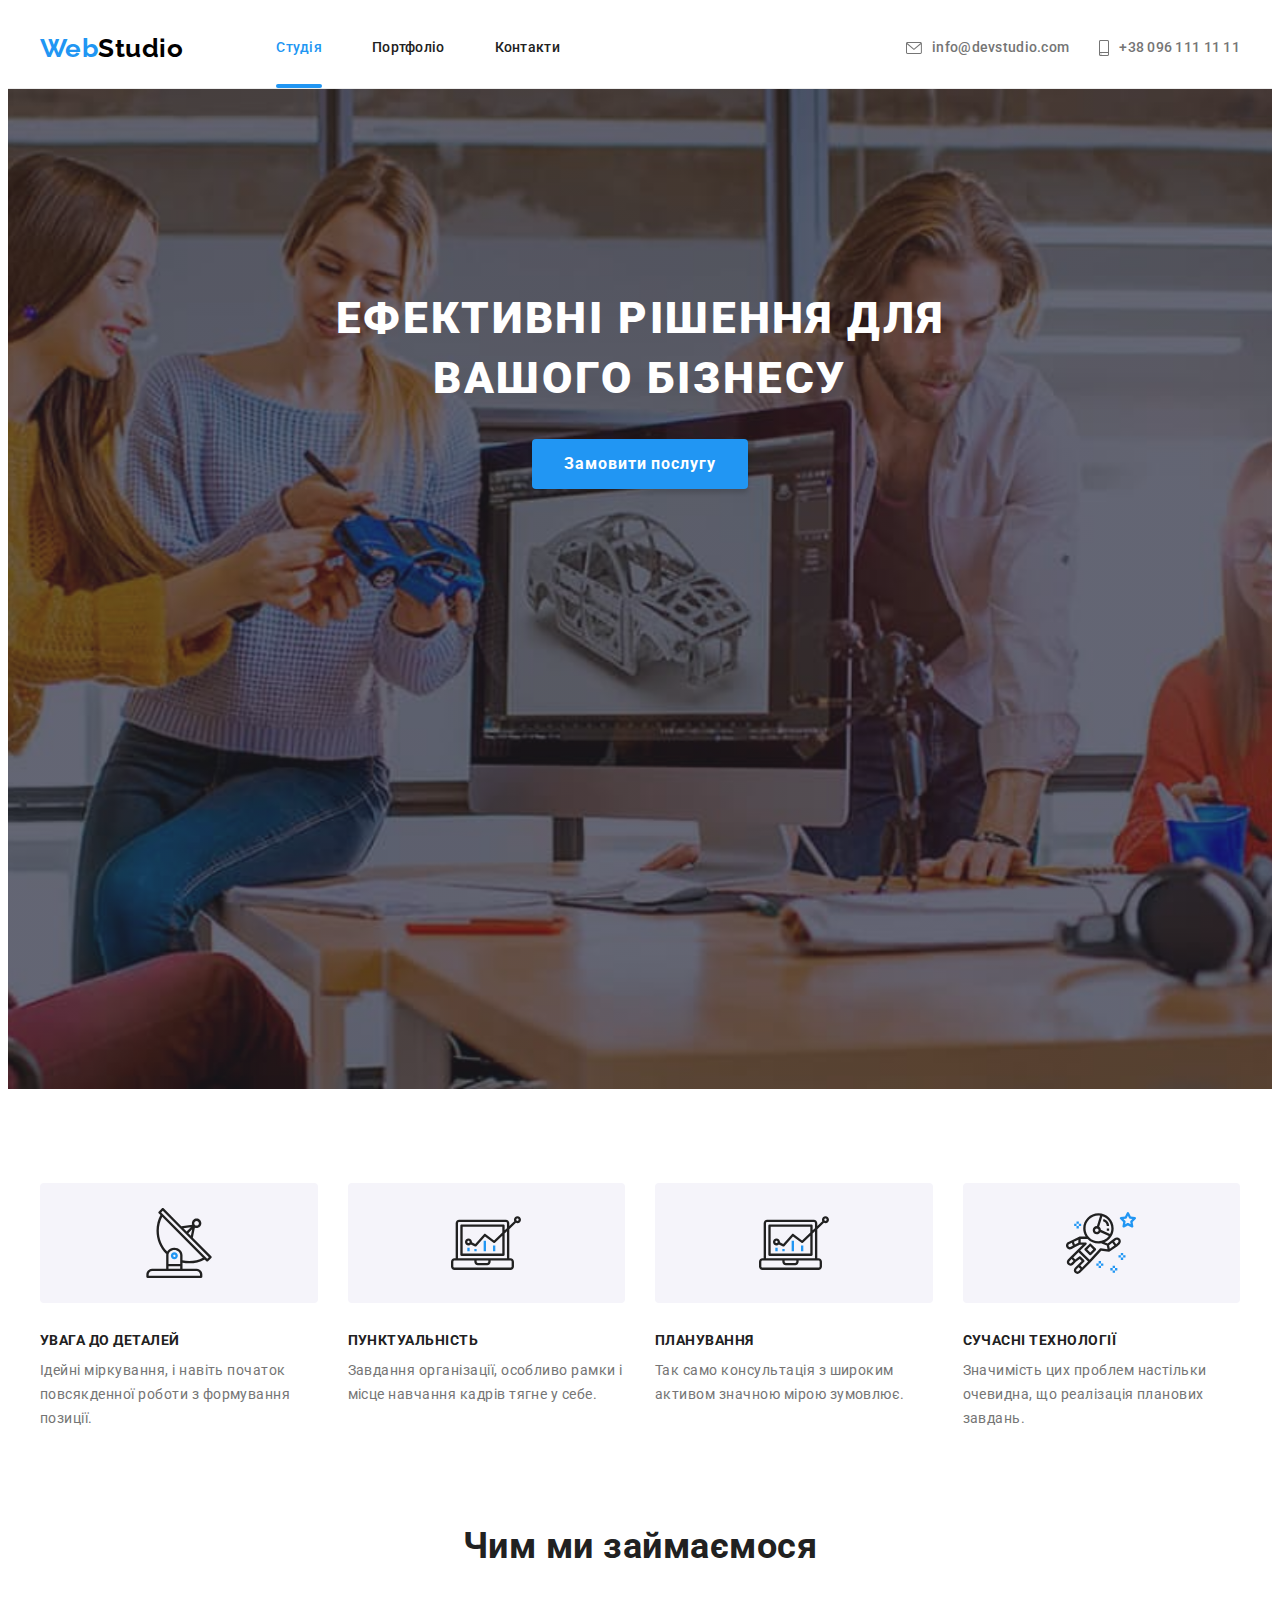
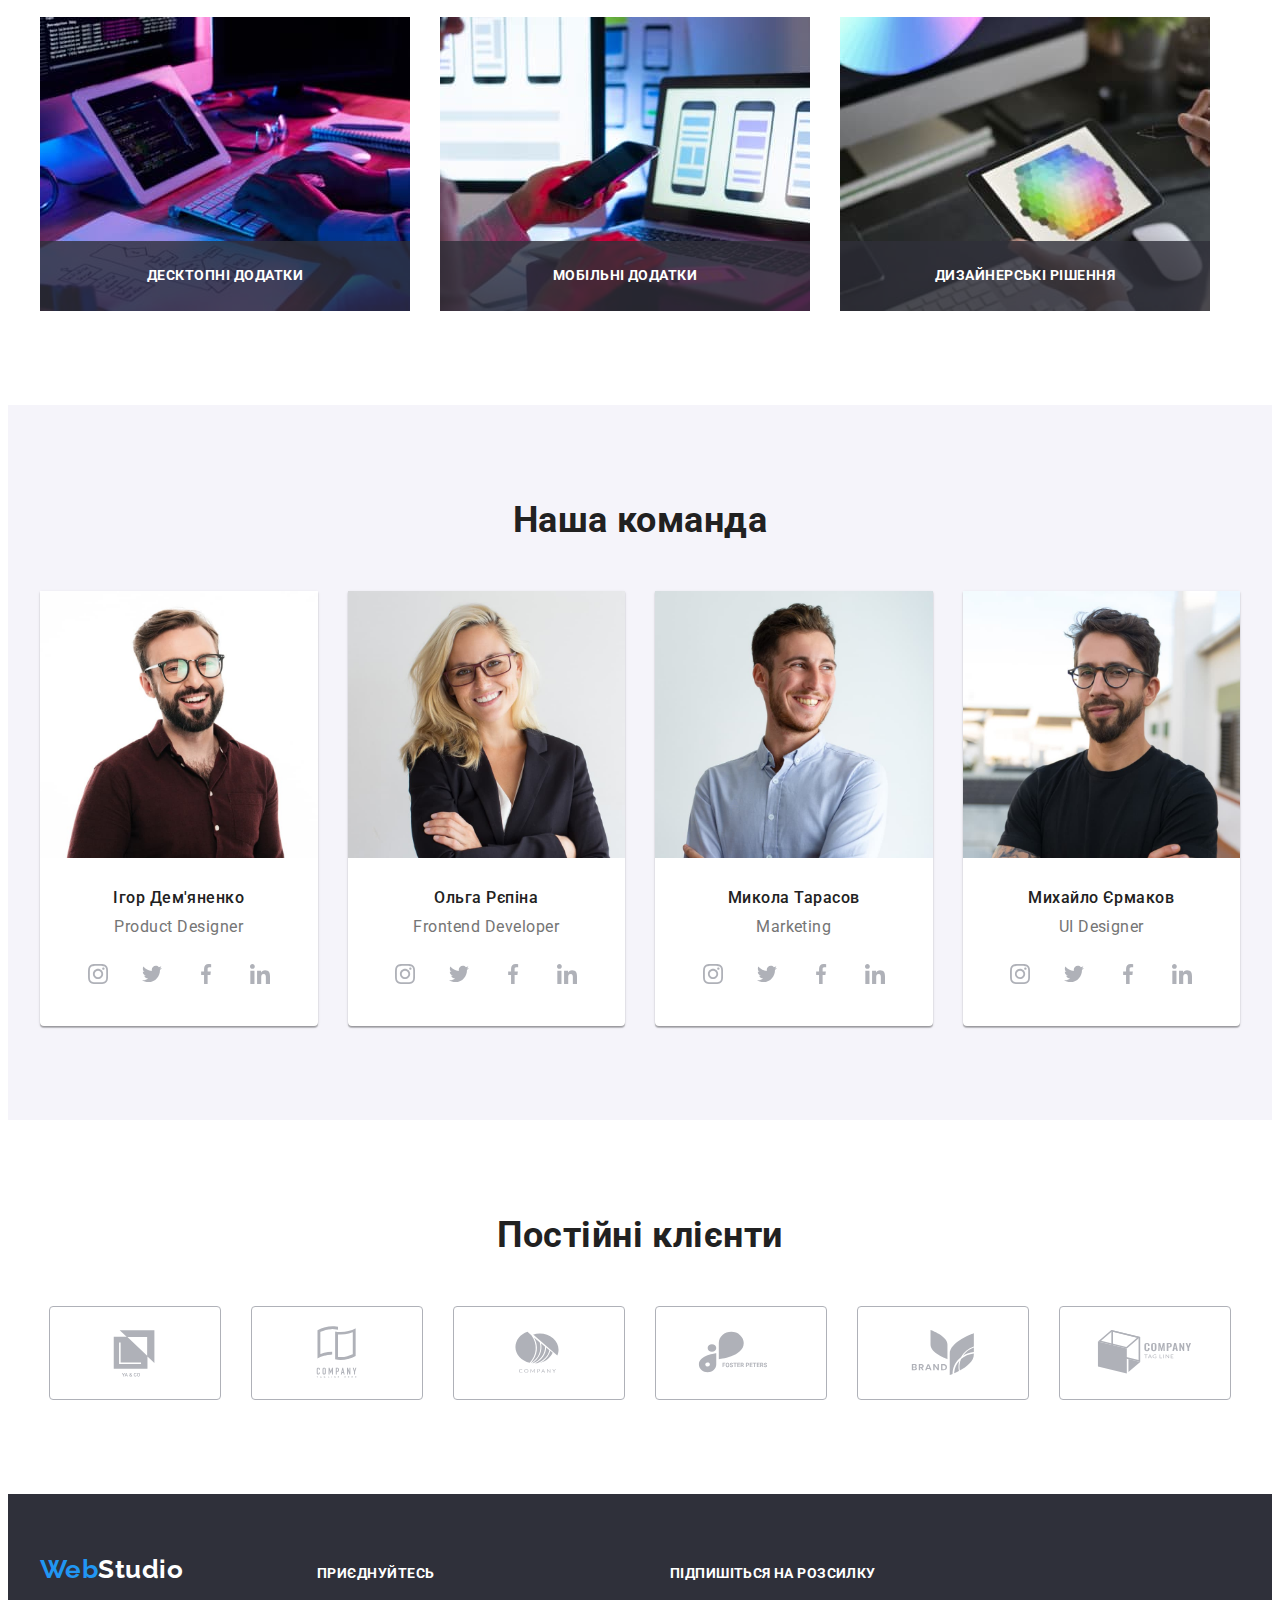
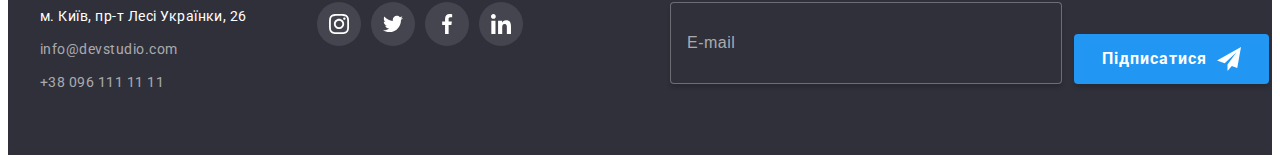
<file: index.html>
<!DOCTYPE html>
<html lang="uk">
  <head>
    <meta charset="UTF-8" />
    <meta http-equiv="X-UA-Compatible" content="IE=edge" />
    <meta name="viewport" content="width=device-width, initial-scale=1.0" />
    <title>WebStudio</title>
    <link rel="preconnect" href="https://fonts.googleapis.com" />
    <link rel="preconnect" href="https://fonts.gstatic.com" crossorigin />
    <link
      href="https://fonts.googleapis.com/css2?family=Raleway:wght@700&family=Roboto:wght@400;500;700;900&display=swap"
      rel="stylesheet"
    />
    <link
      rel="stylesheet"
      href="https://cdnjs.cloudflare.com/ajax/libs/modern-normalize/1.1.0/modern-normalize.min.css"
      integrity="sha512-wpPYUAdjBVSE4KJnH1VR1HeZfpl1ub8YT/NKx4PuQ5NmX2tKuGu6U/JRp5y+Y8XG2tV+wKQpNHVUX03MfMFn9Q=="
      crossorigin="anonymous"
      referrerpolicy="no-referrer"
    />
    <link rel="stylesheet" href="./css/main.min.css" />
  </head>

  <body>
    <header class="header">
      <div class="container header__container">
        <nav class="navigation">
          <a href="./index.html" class="logo"
            >Web<span class="logo__part">Studio</span></a
          >
          <ul class="menu navigation__menu list">
            <li class="menu__item">
              <a href="./index.html" class="menu__link current">Студія</a>
            </li>
            <li class="menu__item">
              <a href="./portfolio.html" class="menu__link">Портфоліо</a>
            </li>
            <li class="menu__item">
              <a href="" class="menu__link">Контакти</a>
            </li>
          </ul>
        </nav>
        <ul class="connect navigation__connect list">
          <li class="connect__item">
            <a href="mailto:info@devstudio.com" class="connect__link">
              <svg class="connect__icon" width="16" height="12">
                <use href="./images/icons.svg#envelope"></use>
              </svg>
              info@devstudio.com
            </a>
          </li>
          <li class="connect__item">
            <a href="tel:+380961111111" class="connect__link">
              <svg class="connect__icon" width="10" height="16">
                <use href="./images/icons.svg#smartphone"></use>
              </svg>
              +38 096 111 11 11
            </a>
          </li>
        </ul>
        <button type="button" class="menu-btn" data-menu-open>
          <svg class="menu-open-icon" width="40" height="40">
            <use href="./images/icons.svg#menu"></use>
          </svg>
        </button>
      </div>
      <div class="mobile-nav is-hidden" data-menu>
        <div class="mobile-wrapper">
          <button type="button" class="menu-btn" data-menu-close>
            <svg class="menu-close-icon" width="40" height="40">
              <use href="./images/icons.svg#close-menu"></use>
            </svg>
          </button>
          <ul class="mobile-menu list">
            <li class="mobile-menu__item">
              <a href="./index.html" class="mobile-menu__link current"
                >Студія</a
              >
            </li>
            <li class="mobile-menu__item">
              <a href="./portfolio.html" class="mobile-menu__link">Портфоліо</a>
            </li>
            <li class="mobile-menu__item">
              <a href="" class="mobile-menu__link">Контакти</a>
            </li>
          </ul>
          <div>
            <ul class="mobile-connect list">
              <li class="mobile-connect__item">
                <a href="tel:+380961111111" class="mobile-connect__link">
                  +38 096 111 11 11
                </a>
              </li>
              <li class="mobile-connect__item">
                <a
                  href="mailto:info@devstudio.com"
                  class="mobile-connect__link mail"
                >
                  info@devstudio.com
                </a>
              </li>
            </ul>
            <ul class="mobile-soc list">
              <li class="mobile-soc__item">
                <a href="#" class="mobile-soc__link">Instagram</a>
              </li>
              <li class="mobile-soc__item">
                <a href="#" class="mobile-soc__link">Twitter</a>
              </li>
              <li class="mobile-soc__item">
                <a href="#" class="mobile-soc__link">Facebook</a>
              </li>
              <li class="mobile-soc__item">
                <a href="#" class="mobile-soc__link">LinkedIn</a>
              </li>
            </ul>
          </div>
        </div>
      </div>
    </header>

    <main>
      <section class="hero">
        <h1 class="hero__title">Ефективні рішення для вашого бізнесу</h1>
        <button type="button" class="hero__button button" data-modal-open>
          Замовити послугу
        </button>
      </section>

      <section class="section">
        <div class="container">
          <h2 class="visually-hidden">Особливості</h2>

          <ul class="features list">
            <li class="features__item">
              <div class="features__decor">
                <svg class="features__icon" width="70" height="70">
                  <use href="./images/icons.svg#antenna"></use>
                </svg>
              </div>
              <h3 class="features__title">Увага до деталей</h3>
              <p class="features__text">
                Ідейні міркування, і навіть початок повсякденної роботи з
                формування позиції.
              </p>
            </li>
            <li class="features__item">
              <div class="features__decor">
                <svg class="features__icon" width="70" height="70">
                  <use href="./images/icons.svg#diagram"></use>
                </svg>
              </div>
              <h3 class="features__title">Пунктуальність</h3>
              <p class="features__text">
                Завдання організації, особливо рамки і місце навчання кадрів
                тягне у себе.
              </p>
            </li>
            <li class="features__item">
              <div class="features__decor">
                <svg class="features__icon" width="70" height="70">
                  <use href="./images/icons.svg#diagram"></use>
                </svg>
              </div>
              <h3 class="features__title">Планування</h3>
              <p class="features__text">
                Так само консультація з широким активом значною мірою зумовлює.
              </p>
            </li>
            <li class="features__item">
              <div class="features__decor">
                <svg class="features__icon" width="70" height="70">
                  <use href="./images/icons.svg#astronaut"></use>
                </svg>
              </div>
              <h3 class="features__title">Сучасні технології</h3>
              <p class="features__text">
                Значимість цих проблем настільки очевидна, що реалізація
                планових завдань.
              </p>
            </li>
          </ul>
        </div>
      </section>

      <section class="section no-padding">
        <div class="container">
          <h2 class="section__title">Чим ми займаємося</h2>
          <ul class="activity list">
            <li class="activity__item">
              <img
                srcset="./images/box1.jpg 1x, ./images/box1-2x.jpg 2x"
                src="./images/box1.jpg"
                alt="Руки на клавіатурі"
                width="370"
              />
              <p class="activity__text">Десктопні додатки</p>
            </li>
            <li class="activity__item">
              <img
                srcset="./images/box2.jpg 1x, ./images/box2-2x.jpg 2x"
                src="./images/box2.jpg"
                alt="Руки з телефоном біля клавіатури"
                width="370"
              />
              <p class="activity__text">Мобільні додатки</p>
            </li>
            <li class="activity__item">
              <img
                srcset="./images/box3.jpg 1x, ./images/box3-2x.jpg 2x"
                src="./images/box3.jpg"
                alt="Руки з планшетом"
                width="370"
              />
              <p class="activity__text">Дизайнерські рішення</p>
            </li>
          </ul>
        </div>
      </section>

      <section class="team section">
        <div class="container">
          <h2 class="section__title">Наша команда</h2>
          <ul class="cards list">
            <li class="cards__item">
              <picture>
                <source
                  srcset="./images/img1.jpg 1x, ./images/img1-desk-2x.jpg 2x"
                  media="(min-width: 1200px)"
                />
                <source
                  srcset="
                    ./images/img1-tab-1x.jpg 1x,
                    ./images/img1-tab-2x.jpg 2x
                  "
                  media="(min-width: 768px)"
                />
                <source
                  srcset="
                    ./images/img1-mob-1x.jpg 1x,
                    ./images/img1-mob-2x.jpg 2x
                  "
                  media="(min-width: 480px)"
                />
                <img
                  src="./images/img1.jpg"
                  alt="Чоловік з бородою в окулярах"
                  width="450"
                />
              </picture>

              <div class="cards__content">
                <h3 class="cards__title">Ігор Дем'яненко</h3>
                <p class="cards__text" lang="en">Product Designer</p>
                <ul class="socials list">
                  <li class="socials__item">
                    <a href="#" class="socials__link">
                      <svg class="socials__icon" width="20" height="20">
                        <use href="./images/icons.svg#instagram"></use>
                      </svg>
                    </a>
                  </li>
                  <li class="socials__item">
                    <a href="#" class="socials__link">
                      <svg class="socials__icon" width="20" height="20">
                        <use href="./images/icons.svg#twitter"></use>
                      </svg>
                    </a>
                  </li>
                  <li class="socials__item">
                    <a href="#" class="socials__link">
                      <svg class="socials__icon" width="20" height="20">
                        <use href="./images/icons.svg#facebook"></use>
                      </svg>
                    </a>
                  </li>
                  <li class="socials__item">
                    <a href="#" class="socials__link">
                      <svg class="socials__icon" width="20" height="20">
                        <use href="./images/icons.svg#linkedin"></use>
                      </svg>
                    </a>
                  </li>
                </ul>
              </div>
            </li>

            <li class="cards__item">
              <picture>
                <source
                  srcset="./images/img2.jpg 1x, ./images/img2-desk-2x.jpg 2x"
                  media="(min-width: 1200px)"
                />
                <source
                  srcset="
                    ./images/img2-tab-1x.jpg 1x,
                    ./images/img2-tab-2x.jpg 2x
                  "
                  media="(min-width: 768px)"
                />
                <source
                  srcset="
                    ./images/img2-mob-1x.jpg 1x,
                    ./images/img2-mob-2x.jpg 2x
                  "
                  media="(min-width: 480px)"
                />
                <img
                  src="./images/img2.jpg"
                  alt="Жінка в окулярах"
                  width="450"
                />
              </picture>

              <div class="cards__content">
                <h3 class="cards__title">Ольга Рєпіна</h3>
                <p class="cards__text" lang="en">Frontend Developer</p>
                <ul class="socials list">
                  <li class="socials__item">
                    <a href="#" class="socials__link">
                      <svg class="socials__icon" width="20" height="20">
                        <use href="./images/icons.svg#instagram"></use>
                      </svg>
                    </a>
                  </li>
                  <li class="socials__item">
                    <a href="#" class="socials__link">
                      <svg class="socials__icon" width="20" height="20">
                        <use href="./images/icons.svg#twitter"></use>
                      </svg>
                    </a>
                  </li>
                  <li class="socials__item">
                    <a href="#" class="socials__link">
                      <svg class="socials__icon" width="20" height="20">
                        <use href="./images/icons.svg#facebook"></use>
                      </svg>
                    </a>
                  </li>
                  <li class="socials__item">
                    <a href="#" class="socials__link">
                      <svg class="socials__icon" width="20" height="20">
                        <use href="./images/icons.svg#linkedin"></use>
                      </svg>
                    </a>
                  </li>
                </ul>
              </div>
            </li>

            <li class="cards__item">
              <picture>
                <source
                  srcset="./images/img3.jpg 1x, ./images/img3-desk-2x.jpg 2x"
                  media="(min-width: 1200px)"
                />
                <source
                  srcset="
                    ./images/img3-tab-1x.jpg 1x,
                    ./images/img3-tab-2x.jpg 2x
                  "
                  media="(min-width: 768px)"
                />
                <source
                  srcset="
                    ./images/img3-mob-1x.jpg 1x,
                    ./images/img3-mob-2x.jpg 2x
                  "
                  media="(min-width: 480px)"
                />
                <img src="./images/img3.jpg" alt="Чоловік" width="450" />
              </picture>

              <div class="cards__content">
                <h3 class="cards__title">Микола Тарасов</h3>
                <p class="cards__text" lang="en">Marketing</p>
                <ul class="socials list">
                  <li class="socials__item">
                    <a href="#" class="socials__link">
                      <svg class="socials__icon" width="20" height="20">
                        <use href="./images/icons.svg#instagram"></use>
                      </svg>
                    </a>
                  </li>
                  <li class="socials__item">
                    <a href="#" class="socials__link">
                      <svg class="socials__icon" width="20" height="20">
                        <use href="./images/icons.svg#twitter"></use>
                      </svg>
                    </a>
                  </li>
                  <li class="socials__item">
                    <a href="#" class="socials__link">
                      <svg class="socials__icon" width="20" height="20">
                        <use href="./images/icons.svg#facebook"></use>
                      </svg>
                    </a>
                  </li>
                  <li class="socials__item">
                    <a href="#" class="socials__link">
                      <svg class="socials__icon" width="20" height="20">
                        <use href="./images/icons.svg#linkedin"></use>
                      </svg>
                    </a>
                  </li>
                </ul>
              </div>
            </li>

            <li class="cards__item">
              <picture>
                <source
                  srcset="./images/img4.jpg 1x, ./images/img4-desk-2x.jpg 2x"
                  media="(min-width: 1200px)"
                />
                <source
                  srcset="
                    ./images/img4-tab-1x.jpg 1x,
                    ./images/img4-tab-2x.jpg 2x
                  "
                  media="(min-width: 768px)"
                />
                <source
                  srcset="
                    ./images/img4-mob-1x.jpg 1x,
                    ./images/img4-mob-2x.jpg 2x
                  "
                  media="(min-width: 480px)"
                />
                <img
                  src="./images/img4.jpg"
                  alt="Чоловік з бородою в окулярах"
                  width="450"
                />
              </picture>

              <div class="cards__content">
                <h3 class="cards__title">Михайло Єрмаков</h3>
                <p class="cards__text" lang="en">UI Designer</p>
                <ul class="socials list">
                  <li class="socials__item">
                    <a href="#" class="socials__link">
                      <svg class="socials__icon" width="20" height="20">
                        <use href="./images/icons.svg#instagram"></use>
                      </svg>
                    </a>
                  </li>
                  <li class="socials__item">
                    <a href="#" class="socials__link">
                      <svg class="socials__icon" width="20" height="20">
                        <use href="./images/icons.svg#twitter"></use>
                      </svg>
                    </a>
                  </li>
                  <li class="socials__item">
                    <a href="#" class="socials__link">
                      <svg class="socials__icon" width="20" height="20">
                        <use href="./images/icons.svg#facebook"></use>
                      </svg>
                    </a>
                  </li>
                  <li class="socials__item">
                    <a href="#" class="socials__link">
                      <svg class="socials__icon" width="20" height="20">
                        <use href="./images/icons.svg#linkedin"></use>
                      </svg>
                    </a>
                  </li>
                </ul>
              </div>
            </li>
          </ul>
        </div>
      </section>

      <section class="clients section">
        <div class="container">
          <h2 class="section__title">Постійні клієнти</h2>
          <ul class="customers list">
            <li class="customers__item">
              <a href="#" class="customers__link link">
                <svg class="customers__icon" width="106" height="60">
                  <use href="./images/icons.svg#logo1"></use>
                </svg>
              </a>
            </li>
            <li class="customers__item">
              <a href="#" class="customers__link link">
                <svg class="customers__icon" width="106" height="60">
                  <use href="./images/icons.svg#logo2"></use>
                </svg>
              </a>
            </li>
            <li class="customers__item">
              <a href="#" class="customers__link link">
                <svg class="customers__icon" width="106" height="60">
                  <use href="./images/icons.svg#logo3"></use>
                </svg>
              </a>
            </li>
            <li class="customers__item">
              <a href="#" class="customers__link link">
                <svg class="customers__icon" width="106" height="60">
                  <use href="./images/icons.svg#logo4"></use>
                </svg>
              </a>
            </li>
            <li class="customers__item">
              <a href="#" class="customers__link link">
                <svg class="customers__icon" width="106" height="60">
                  <use href="./images/icons.svg#logo5"></use>
                </svg>
              </a>
            </li>
            <li class="customers__item">
              <a href="#" class="customers__link link">
                <svg class="customers__icon" width="106" height="60">
                  <use href="./images/icons.svg#logo6"></use>
                </svg>
              </a>
            </li>
          </ul>
        </div>
      </section>
    </main>

    <footer class="footer">
      <div class="container footer__container">
        <div class="footer-wrapper">
          <div class="contacts">
            <a href="./index.html" class="logo footer__logo"
              >Web<span class="logo__part--inverse">Studio</span></a
            >
            <address class="contacts-addres">
              <ul class="list addres">
                <li class="item">
                  <a
                    href="https://goo.gl/maps/jUhiTycMhttReEfy7"
                    class="addres-link"
                    target="_blank"
                    rel="noopener noreferrer"
                    >м. Київ, пр-т Лесі Українки, 26</a
                  >
                </li>
                <li class="item">
                  <a href="mailto:info@devstudio.com" class="addres-item"
                    >info@devstudio.com</a
                  >
                </li>
                <li class="item">
                  <a href="tel:+380961111111" class="addres-item"
                    >+38 096 111 11 11</a
                  >
                </li>
              </ul>
            </address>
          </div>
          <div class="social">
            <p class="social-text">приєднуйтесь</p>
            <ul class="social-list list">
              <li class="item">
                <a href="#" class="social-link link">
                  <svg class="social-icon" width="20" height="20">
                    <use href="./images/icons.svg#instagram"></use>
                  </svg>
                </a>
              </li>
              <li class="item">
                <a href="#" class="social-link link">
                  <svg class="social-icon" width="20" height="20">
                    <use href="./images/icons.svg#twitter"></use>
                  </svg>
                </a>
              </li>
              <li class="item">
                <a href="#" class="social-link link">
                  <svg class="social-icon" width="20" height="20">
                    <use href="./images/icons.svg#facebook"></use>
                  </svg>
                </a>
              </li>
              <li class="item">
                <a href="#" class="social-link link">
                  <svg class="social-icon" width="20" height="20">
                    <use href="./images/icons.svg#linkedin"></use>
                  </svg>
                </a>
              </li>
            </ul>
          </div>
        </div>

        <form class="subscrip-form">
          <div class="subscrip">
            <label for="user_email">Підпишіться на розсилку</label>
            <input
              type="email"
              name="user_email"
              id="user_email"
              placeholder="E-mail"
            />
          </div>
          <button type="submit" class="subscrip-btn button">
            Підписатися
            <svg class="subsrip-icon" width="24" height="24">
              <use href="./images/icons.svg#send"></use>
            </svg>
          </button>
        </form>
      </div>
    </footer>

    <div class="backdrop is-hidden" data-modal>
      <div class="modal">
        <p class="modal-title">Залиште свої дані, ми вам передзвонимо</p>
        <button type="button" class="modal-btn" data-modal-close>
          <svg class="close-icon" width="18" height="18">
            <use href="./images/icons.svg#close"></use>
          </svg>
        </button>
        <form class="form">
          <div class="form-field">
            <label for="user-name">Ім'я</label>
            <div class="wrap-input">
              <input
                type="text"
                name="user-name"
                id="user-name"
                class="form-input"
              />
              <svg class="form-icon" width="18" height="18">
                <use href="./images/icons.svg#person"></use>
              </svg>
            </div>
          </div>
          <div class="form-field">
            <label for="tel">Телефон</label>
            <div class="wrap-input">
              <input type="tel" name="tel" id="tel" class="form-input" />
              <svg class="form-icon" width="18" height="18">
                <use href="./images/icons.svg#phone"></use>
              </svg>
            </div>
          </div>
          <div class="form-field">
            <label for="mail">Пошта</label>
            <div class="wrap-input">
              <input type="text" name="mail" id="mail" class="form-input" />
              <svg class="form-icon" width="18" height="18">
                <use href="./images/icons.svg#email"></use>
              </svg>
            </div>
          </div>
          <div class="form-field">
            <label for="comment">Коментар</label>
            <textarea
              name="comment"
              id="comment"
              placeholder="Введіть текст"
              class="form-textarea"
            ></textarea>
          </div>
          <div class="form-policy">
            <input
              type="checkbox"
              name="policy"
              id="policy"
              class="input-check visually-hidden"
              value="true"
            />
            <label for="policy" class="check-lable">
              <span>
                <svg class="check-icon" width="16" height="15">
                  <use href="./images/icons.svg#check"></use>
                </svg>
              </span>
              Погоджуюся з розсилкою та приймаю
              <a href="#" class="policy-link"> Умови договору</a>
            </label>
          </div>
          <button type="submit" class="modal-button button">Відправити</button>
        </form>
      </div>
    </div>
    <script src="./js/modal.js"></script>
    <script src="./js/mobile-menu.js"></script>
  </body>
</html>
</file>
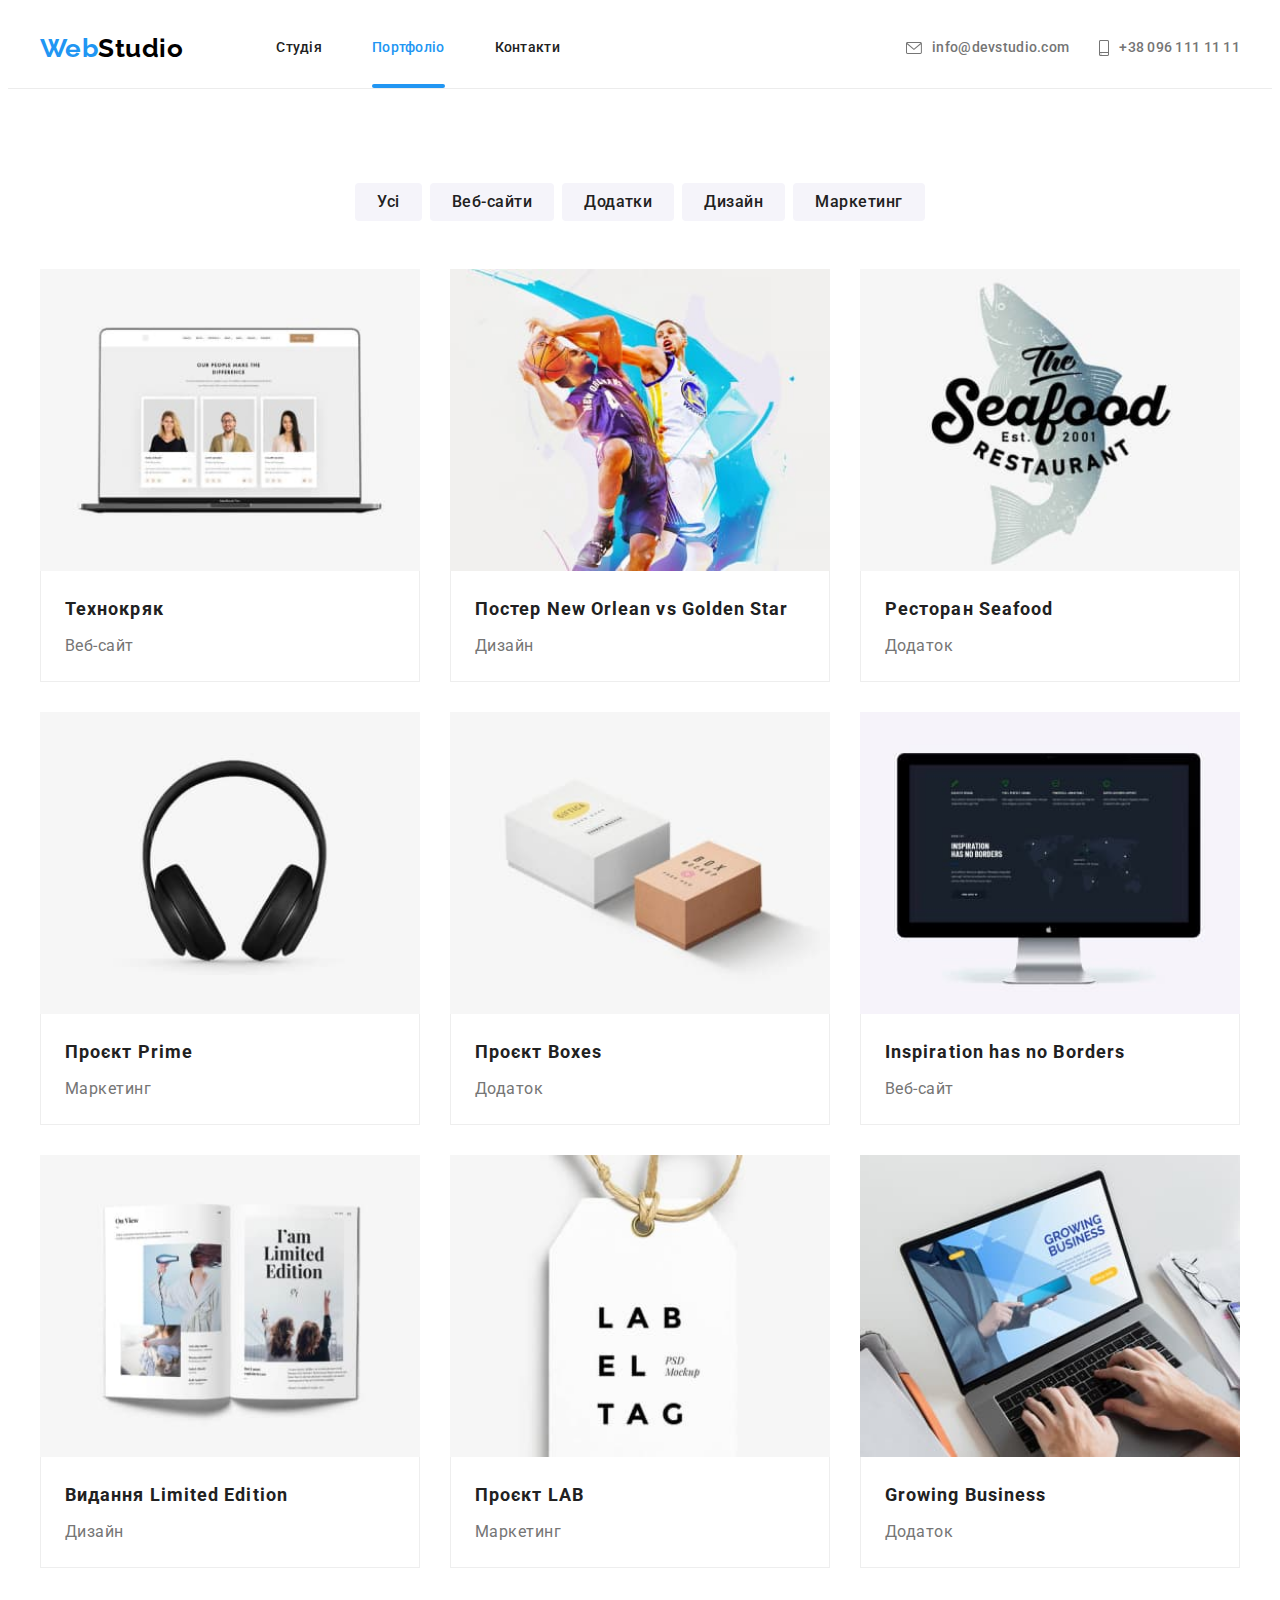
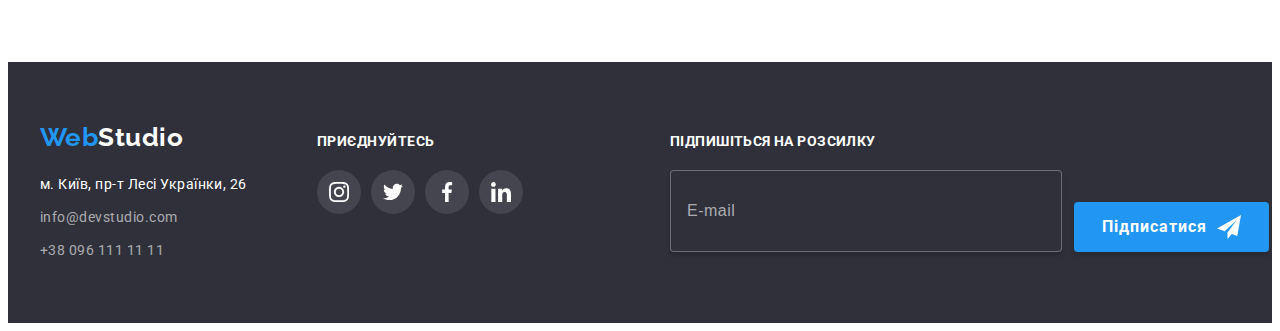
<file: portfolio.html>
<!DOCTYPE html>
<html lang="uk">
  <head>
    <meta charset="UTF-8" />
    <meta http-equiv="X-UA-Compatible" content="IE=edge" />
    <meta name="viewport" content="width=device-width, initial-scale=1.0" />
    <title>WebStudio</title>
    <link rel="preconnect" href="https://fonts.googleapis.com" />
    <link rel="preconnect" href="https://fonts.gstatic.com" crossorigin />
    <link
      href="https://fonts.googleapis.com/css2?family=Raleway:wght@700&family=Roboto:wght@400;500;700;900&display=swap"
      rel="stylesheet"
    />
    <link
      rel="stylesheet"
      href="https://cdnjs.cloudflare.com/ajax/libs/modern-normalize/1.1.0/modern-normalize.min.css"
      integrity="sha512-wpPYUAdjBVSE4KJnH1VR1HeZfpl1ub8YT/NKx4PuQ5NmX2tKuGu6U/JRp5y+Y8XG2tV+wKQpNHVUX03MfMFn9Q=="
      crossorigin="anonymous"
      referrerpolicy="no-referrer"
    />
    <link rel="stylesheet" href="./css/main.min.css" />
  </head>

  <body>
    <header class="header">
      <div class="container header__container">
        <nav class="navigation">
          <a href="./index.html" class="logo"
            >Web<span class="logo__part">Studio</span></a
          >
          <ul class="menu navigation__menu list">
            <li class="menu__item">
              <a href="./index.html" class="menu__link">Студія</a>
            </li>
            <li class="menu__item">
              <a href="./portfolio.html" class="menu__link current"
                >Портфоліо</a
              >
            </li>
            <li class="menu__item">
              <a href="" class="menu__link">Контакти</a>
            </li>
          </ul>
        </nav>
        <ul class="connect navigation__connect list">
          <li class="connect__item">
            <a href="mailto:info@devstudio.com" class="connect__link">
              <svg class="connect__icon" width="16" height="12">
                <use href="./images/icons.svg#envelope"></use>
              </svg>
              info@devstudio.com
            </a>
          </li>
          <li class="connect__item">
            <a href="tel:+380961111111" class="connect__link">
              <svg class="connect__icon" width="10" height="16">
                <use href="./images/icons.svg#smartphone"></use>
              </svg>
              +38 096 111 11 11
            </a>
          </li>
        </ul>
        <button type="button" class="menu-btn" data-menu-open>
          <svg class="menu-open-icon" width="40" height="40">
            <use href="./images/icons.svg#menu"></use>
          </svg>
        </button>
      </div>
      <div class="mobile-nav is-hidden" data-menu>
        <div class="mobile-wrapper">
          <button type="button" class="menu-btn" data-menu-close>
            <svg class="menu-close-icon" width="40" height="40">
              <use href="./images/icons.svg#close-menu"></use>
            </svg>
          </button>
          <ul class="mobile-menu list">
            <li class="mobile-menu__item">
              <a href="./index.html" class="mobile-menu__link current"
                >Студія</a
              >
            </li>
            <li class="mobile-menu__item">
              <a href="./portfolio.html" class="mobile-menu__link">Портфоліо</a>
            </li>
            <li class="mobile-menu__item">
              <a href="" class="mobile-menu__link">Контакти</a>
            </li>
          </ul>
          <div>
            <ul class="mobile-connect list">
              <li class="mobile-connect__item">
                <a href="tel:+380961111111" class="mobile-connect__link">
                  +38 096 111 11 11
                </a>
              </li>
              <li class="mobile-connect__item">
                <a
                  href="mailto:info@devstudio.com"
                  class="mobile-connect__link mail"
                >
                  info@devstudio.com
                </a>
              </li>
            </ul>
            <ul class="mobile-soc list">
              <li class="mobile-soc__item">
                <a href="#" class="mobile-soc__link">Instagram</a>
              </li>
              <li class="mobile-soc__item">
                <a href="#" class="mobile-soc__link">Twitter</a>
              </li>
              <li class="mobile-soc__item">
                <a href="#" class="mobile-soc__link">Facebook</a>
              </li>
              <li class="mobile-soc__item">
                <a href="#" class="mobile-soc__link">LinkedIn</a>
              </li>
            </ul>
          </div>
        </div>
      </div>
    </header>

    <main>
      <section class="section">
        <div class="container">
          <h1 class="visually-hidden">Портфоліо</h1>
          <ul class="filter list">
            <li class="filter__item">
              <button class="filter__button button" type="button">Усі</button>
            </li>

            <li class="filter__item">
              <button class="filter__button button" type="button">
                Веб-сайти
              </button>
            </li>

            <li class="filter__item">
              <button class="filter__button button" type="button">
                Додатки
              </button>
            </li>

            <li class="filter__item">
              <button class="filter__button button" type="button">
                Дизайн
              </button>
            </li>

            <li class="filter__item">
              <button class="filter__button button" type="button">
                Маркетинг
              </button>
            </li>
          </ul>

          <ul class="projects list">
            <li class="projects__item">
              <a href="#" class="projects__link">
                <div class="projects__thumb">
                  <picture>
                    <source
                      srcset="
                        ./images/project1.jpg         1x,
                        ./images/project1-desk-2x.jpg 2x
                      "
                      media="(min-width: 1200px)"
                    />
                    <source
                      srcset="
                        ./images/project1-tab-1x.jpg 1x,
                        ./images/project1-tab-2x.jpg 2x
                      "
                      media="(min-width: 768px)"
                    />
                    <source
                      srcset="
                        ./images/project1-mob-1x.jpg 1x,
                        ./images/project1-mob-2x.jpg 2x
                      "
                      media="(min-width: 480px)"
                    />
                    <img
                      src="./images/project1.jpg"
                      alt="Ноутбук"
                      width="450"
                    />
                  </picture>

                  <p class="projects__desc">
                    Ресурс пропонує комплексні пропозиції з різним рівнем
                    функціоналу та сервісів. Все це дозволить відвідувачу
                    отримати вичерпні відомості про компанію чи приватну особу.
                  </p>
                </div>

                <div class="projects__content">
                  <h2 class="projects__title">Технокряк</h2>
                  <p class="projects__text">Веб-сайт</p>
                </div>
              </a>
            </li>

            <li class="projects__item">
              <a href="#" class="projects__link">
                <div class="projects__thumb">
                  <picture>
                    <source
                      srcset="
                        ./images/project2.jpg         1x,
                        ./images/project2-desk-2x.jpg 2x
                      "
                      media="(min-width: 1200px)"
                    />
                    <source
                      srcset="
                        ./images/project2-tab-1x.jpg 1x,
                        ./images/project2-tab-2x.jpg 2x
                      "
                      media="(min-width: 768px)"
                    />
                    <source
                      srcset="
                        ./images/project2-mob-1x.jpg 1x,
                        ./images/project2-mob-2x.jpg 2x
                      "
                      media="(min-width: 480px)"
                    />
                    <img
                      src="./images/project2.jpg"
                      alt="Два баскетболіста"
                      width="450"
                    />
                  </picture>

                  <p class="projects__desc">
                    Ресурс пропонує комплексні пропозиції з різним рівнем
                    функціоналу та сервісів. Все це дозволить відвідувачу
                    отримати вичерпні відомості про компанію чи приватну особу.
                  </p>
                </div>
                <div class="projects__content">
                  <h2 class="projects__title">
                    Постер
                    <span lang="en" class="less"
                      >New Orlean vs Golden Star</span
                    >
                  </h2>
                  <p class="projects__text">Дизайн</p>
                </div>
              </a>
            </li>

            <li class="projects__item">
              <a href="#" class="projects__link">
                <div class="projects__thumb">
                  <picture>
                    <source
                      srcset="
                        ./images/project3.jpg         1x,
                        ./images/project3-desk-2x.jpg 2x
                      "
                      media="(min-width: 1200px)"
                    />
                    <source
                      srcset="
                        ./images/project3-tab-1x.jpg 1x,
                        ./images/project3-tab-2x.jpg 2x
                      "
                      media="(min-width: 768px)"
                    />
                    <source
                      srcset="
                        ./images/project3-mob-1x.jpg 1x,
                        ./images/project3-mob-2x.jpg 2x
                      "
                      media="(min-width: 480px)"
                    />
                    <img
                      src="./images/project3.jpg"
                      alt="Риба.Логотип ресторану"
                      width="450"
                    />
                  </picture>

                  <p class="projects__desc">
                    Ресурс пропонує комплексні пропозиції з різним рівнем
                    функціоналу та сервісів. Все це дозволить відвідувачу
                    отримати вичерпні відомості про компанію чи приватну особу.
                  </p>
                </div>
                <div class="projects__content">
                  <h2 class="projects__title">
                    Ресторан <span lang="en">Seafood</span>
                  </h2>
                  <p class="projects__text">Додаток</p>
                </div>
              </a>
            </li>

            <li class="projects__item">
              <a href="#" class="projects__link">
                <div class="projects__thumb">
                  <picture>
                    <source
                      srcset="
                        ./images/project4.jpg         1x,
                        ./images/project4-desk-2x.jpg 2x
                      "
                      media="(min-width: 1200px)"
                    />
                    <source
                      srcset="
                        ./images/project4-tab-1x.jpg 1x,
                        ./images/project4-tab-2x.jpg 2x
                      "
                      media="(min-width: 768px)"
                    />
                    <source
                      srcset="
                        ./images/project4-mob-1x.jpg 1x,
                        ./images/project4-mob-2x.jpg 2x
                      "
                      media="(min-width: 480px)"
                    />
                    <img
                      src="./images/project4.jpg"
                      alt="Навушники"
                      width="450"
                    />
                  </picture>

                  <p class="projects__desc">
                    Ресурс пропонує комплексні пропозиції з різним рівнем
                    функціоналу та сервісів. Все це дозволить відвідувачу
                    отримати вичерпні відомості про компанію чи приватну особу.
                  </p>
                </div>
                <div class="projects__content">
                  <h2 class="projects__title">
                    Проєкт <span lang="en">Prime</span>
                  </h2>
                  <p class="projects__text">Маркетинг</p>
                </div>
              </a>
            </li>

            <li class="projects__item">
              <a href="#" class="projects__link">
                <div class="projects__thumb">
                  <picture>
                    <source
                      srcset="
                        ./images/project5.jpg         1x,
                        ./images/project5-desk-2x.jpg 2x
                      "
                      media="(min-width: 1200px)"
                    />
                    <source
                      srcset="
                        ./images/project5-tab-1x.jpg 1x,
                        ./images/project5-tab-2x.jpg 2x
                      "
                      media="(min-width: 768px)"
                    />
                    <source
                      srcset="
                        ./images/project5-mob-1x.jpg 1x,
                        ./images/project5-mob-2x.jpg 2x
                      "
                      media="(min-width: 480px)"
                    />
                    <img
                      src="./images/project5.jpg"
                      alt="Дві коробки"
                      width="450"
                    />
                  </picture>

                  <p class="projects__desc">
                    Ресурс пропонує комплексні пропозиції з різним рівнем
                    функціоналу та сервісів. Все це дозволить відвідувачу
                    отримати вичерпні відомості про компанію чи приватну особу.
                  </p>
                </div>
                <div class="projects__content">
                  <h2 class="projects__title">
                    Проєкт <span lang="en">Boxes</span>
                  </h2>
                  <p class="projects__text">Додаток</p>
                </div>
              </a>
            </li>

            <li class="projects__item">
              <a href="#" class="projects__link">
                <div class="projects__thumb">
                  <picture>
                    <source
                      srcset="
                        ./images/project6.jpg         1x,
                        ./images/project6-desk-2x.jpg 2x
                      "
                      media="(min-width: 1200px)"
                    />
                    <source
                      srcset="
                        ./images/project6-tab-1x.jpg 1x,
                        ./images/project6-tab-2x.jpg 2x
                      "
                      media="(min-width: 768px)"
                    />
                    <source
                      srcset="
                        ./images/project6-mob-1x.jpg 1x,
                        ./images/project6-mob-2x.jpg 2x
                      "
                      media="(min-width: 480px)"
                    />
                    <img
                      src="./images/project6.jpg"
                      alt="Монітор"
                      width="450"
                    />
                  </picture>

                  <p class="projects__desc">
                    Ресурс пропонує комплексні пропозиції з різним рівнем
                    функціоналу та сервісів. Все це дозволить відвідувачу
                    отримати вичерпні відомості про компанію чи приватну особу.
                  </p>
                </div>
                <div class="projects__content">
                  <h2 class="projects__title" lang="en">
                    Inspiration has no Borders
                  </h2>
                  <p class="projects__text">Веб-сайт</p>
                </div>
              </a>
            </li>

            <li class="projects__item">
              <a href="#" class="projects__link">
                <div class="projects__thumb">
                  <picture>
                    <source
                      srcset="
                        ./images/project7.jpg         1x,
                        ./images/project7-desk-2x.jpg 2x
                      "
                      media="(min-width: 1200px)"
                    />
                    <source
                      srcset="
                        ./images/project7-tab-1x.jpg 1x,
                        ./images/project7-tab-2x.jpg 2x
                      "
                      media="(min-width: 768px)"
                    />
                    <source
                      srcset="
                        ./images/project7-mob-1x.jpg 1x,
                        ./images/project7-mob-2x.jpg 2x
                      "
                      media="(min-width: 480px)"
                    />
                    <img
                      src="./images/project7.jpg"
                      alt="Розгорнута книга"
                      width="450"
                    />
                  </picture>

                  <p class="projects__desc">
                    Ресурс пропонує комплексні пропозиції з різним рівнем
                    функціоналу та сервісів. Все це дозволить відвідувачу
                    отримати вичерпні відомості про компанію чи приватну особу.
                  </p>
                </div>
                <div class="projects__content">
                  <h2 class="projects__title">
                    Видання <span lang="en">Limited Edition</span>
                  </h2>
                  <p class="projects__text">Дизайн</p>
                </div>
              </a>
            </li>

            <li class="projects__item">
              <a href="#" class="projects__link">
                <div class="projects__thumb">
                  <picture>
                    <source
                      srcset="
                        ./images/project8.jpg         1x,
                        ./images/project8-desk-2x.jpg 2x
                      "
                      media="(min-width: 1200px)"
                    />
                    <source
                      srcset="
                        ./images/project8-tab-1x.jpg 1x,
                        ./images/project8-tab-2x.jpg 2x
                      "
                      media="(min-width: 768px)"
                    />
                    <source
                      srcset="
                        ./images/project8-mob-1x.jpg 1x,
                        ./images/project8-mob-2x.jpg 2x
                      "
                      media="(min-width: 480px)"
                    />
                    <img src="./images/project8.jpg" alt="Бирка" width="450" />
                  </picture>

                  <p class="projects__desc">
                    Ресурс пропонує комплексні пропозиції з різним рівнем
                    функціоналу та сервісів. Все це дозволить відвідувачу
                    отримати вичерпні відомості про компанію чи приватну особу.
                  </p>
                </div>
                <div class="projects__content">
                  <h2 class="projects__title">
                    Проєкт <span lang="en">LAB</span>
                  </h2>
                  <p class="projects__text">Маркетинг</p>
                </div>
              </a>
            </li>

            <li class="projects__item">
              <a href="#" class="projects__link">
                <div class="projects__thumb">
                  <picture>
                    <source
                      srcset="
                        ./images/project9.jpg         1x,
                        ./images/project9-desk-2x.jpg 2x
                      "
                      media="(min-width: 1200px)"
                    />
                    <source
                      srcset="
                        ./images/project9-tab-1x.jpg 1x,
                        ./images/project9-tab-2x.jpg 2x
                      "
                      media="(min-width: 768px)"
                    />
                    <source
                      srcset="
                        ./images/project9-mob-1x.jpg 1x,
                        ./images/project9-mob-2x.jpg 2x
                      "
                      media="(min-width: 480px)"
                    />
                    <img
                      src="./images/project9.jpg"
                      alt="Руки на клавіатурі ноутбука"
                      width="450"
                    />
                  </picture>

                  <p class="projects__desc">
                    Ресурс пропонує комплексні пропозиції з різним рівнем
                    функціоналу та сервісів. Все це дозволить відвідувачу
                    отримати вичерпні відомості про компанію чи приватну особу.
                  </p>
                </div>
                <div class="projects__content">
                  <h2 class="projects__title" lang="en">Growing Business</h2>
                  <p class="projects__text">Додаток</p>
                </div>
              </a>
            </li>
          </ul>
        </div>
      </section>
    </main>

    <footer class="footer">
      <div class="container footer__container">
        <div class="footer-wrapper">
          <div class="contacts">
            <a href="./index.html" class="logo footer__logo"
              >Web<span class="logo__part--inverse">Studio</span></a
            >
            <address class="contacts-addres">
              <ul class="list addres">
                <li class="item">
                  <a
                    href="https://goo.gl/maps/jUhiTycMhttReEfy7"
                    class="addres-link"
                    target="_blank"
                    rel="noopener noreferrer"
                    >м. Київ, пр-т Лесі Українки, 26</a
                  >
                </li>
                <li class="item">
                  <a href="mailto:info@devstudio.com" class="addres-item"
                    >info@devstudio.com</a
                  >
                </li>
                <li class="item">
                  <a href="tel:+380961111111" class="addres-item"
                    >+38 096 111 11 11</a
                  >
                </li>
              </ul>
            </address>
          </div>
          <div class="social">
            <p class="social-text">приєднуйтесь</p>
            <ul class="social-list list">
              <li class="item">
                <a href="#" class="social-link link">
                  <svg class="social-icon" width="20" height="20">
                    <use href="./images/icons.svg#instagram"></use>
                  </svg>
                </a>
              </li>
              <li class="item">
                <a href="#" class="social-link link">
                  <svg class="social-icon" width="20" height="20">
                    <use href="./images/icons.svg#twitter"></use>
                  </svg>
                </a>
              </li>
              <li class="item">
                <a href="#" class="social-link link">
                  <svg class="social-icon" width="20" height="20">
                    <use href="./images/icons.svg#facebook"></use>
                  </svg>
                </a>
              </li>
              <li class="item">
                <a href="#" class="social-link link">
                  <svg class="social-icon" width="20" height="20">
                    <use href="./images/icons.svg#linkedin"></use>
                  </svg>
                </a>
              </li>
            </ul>
          </div>
        </div>

        <form class="subscrip-form">
          <div class="subscrip">
            <label for="user_email">Підпишіться на розсилку</label>
            <input
              type="email"
              name="user_email"
              id="user_email"
              placeholder="E-mail"
            />
          </div>
          <button type="submit" class="subscrip-btn button">
            Підписатися
            <svg class="subsrip-icon" width="24" height="24">
              <use href="./images/icons.svg#send"></use>
            </svg>
          </button>
        </form>
      </div>
    </footer>
    <script src="./js/mobile-menu.js"></script>
  </body>
</html>
</file>
<file: css/main.min.css>
:root{--primary-tex-color: #757575;--title-text-color: #212121;--accent-color: #2196f3;--primery-white-color: #ffffff;--logo-part-color: #000000;--hero-btn-bgc: #188ce8;--filter-btn-bgc: #f5f4fa;--contacts-footer-color: rgba(255, 255, 255, 0.6);--footer-bgc: #2f303a;--header-border-color: #ececec;--card-border-color: #eeeeee;--icon-color: #afb1b8;--duration-timing-function: 250ms cubic-bezier(0.4, 0, 0.2, 1);--bg-gradient: linear-gradient(rgba(47, 48, 58, 0.4), rgba(47, 48, 58, 0.4))}body{background-color:var(--primery-white-color);color:var(--primary-tex-color);font-family:Roboto,sans-serif;letter-spacing:.03em}.list{padding:0;margin:0;list-style:none}img{display:block;max-width:100%;height:auto}.no-scroll{overflow:hidden}.container{width:100%;padding-left:15px;padding-right:15px;margin-left:auto;margin-right:auto}@media screen and (min-width: 480px){.container{width:480px}}@media screen and (min-width: 768px){.container{width:768px}}@media screen and (min-width: 1200px){.container{width:1200px}}.visually-hidden{position:absolute;white-space:nowrap;width:1px;height:1px;overflow:hidden;border:0;padding:0;clip:rect(0 0 0 0);-webkit-clip-path:inset(50%);clip-path:inset(50%);margin:-1px}.logo{color:var(--accent-color);font-family:Raleway,sans-serif;font-weight:700;font-size:24px;line-height:1.17;text-decoration:none;transition:color var(--duration-timing-function)}@media screen and (min-width: 1200px){.logo{font-size:26px;line-height:1.19}}.logo__part{color:var(--logo-part-color);transition:color var(--duration-timing-function)}.logo__part:hover,.logo__part:focus{color:var(--accent-color)}.section{padding-top:60px;padding-bottom:60px}@media screen and (min-width: 1200px){.section{padding-top:94px;padding-bottom:94px}}.section.no-padding{padding-top:0}@media screen and (max-width: 1199px){.section.no-padding{display:none}}.section__title{margin-top:0;margin-bottom:30px;color:var(--title-text-color);font-size:28px;line-height:1.18;text-align:center}@media screen and (min-width: 1200px){.section__title{margin-bottom:50px;font-size:36px;line-height:1.17}}.button{display:inline-block;border-radius:4px;border:initial;cursor:pointer;font-family:inherit;font-size:16px;text-align:center;letter-spacing:inherit}.backdrop{position:fixed;top:0;left:0;width:100%;height:100%;background-color:rgba(0,0,0,.2);transition:opacity 350ms linear,visibility 350ms linear}.backdrop.is-hidden{opacity:0;pointer-events:none;visibility:hidden}.backdrop.is-hidden .modal{transform:translate(-50% -50%) scaleY(0);transition:transform 350ms liner}.modal{position:absolute;top:50%;left:50%;max-width:450px;max-height:609px;background-color:var(--primery-white-color);box-shadow:0px 1px 3px rgba(0,0,0,.12),0px 1px 1px rgba(0,0,0,.14),0px 2px 1px rgba(0,0,0,.2);border-radius:4px;transform:translate(-50%, -50%) scaleY(1);transition:transform 350ms linear}@media screen and (max-width: 479px){.modal{width:90%}}@media screen and (min-width: 1200px){.modal{min-width:528px;min-height:581px}}.modal-btn{position:absolute;top:8px;right:8px;display:flex;width:30px;height:30px;padding:0;border-radius:50%;align-items:center;justify-content:center;background-color:var(--primery-white-color);border:1px solid rgba(0,0,0,.1);cursor:pointer;transition:color var(--duration-timing-function)}.modal-btn:hover,.modal-btn:focus{color:var(--accent-color)}.close-icon{fill:currentColor}.modal-title{margin-top:40px;margin-bottom:12px;padding-left:40px;padding-right:40px;font-weight:700;font-size:20px;line-height:1.15;text-align:center;color:var(--title-text-color)}@media screen and (max-width: 479px){.modal-title{font-size:4vw}}@media screen and (min-width: 1200px){.modal-title{margin-bottom:12px;padding:0}}.form{margin-left:auto;margin-right:auto;padding:0 40px 40px}@media screen and (min-width: 480px){.form{width:450px}}@media screen and (min-width: 1200px){.form{width:528px}}.form-field{display:flex;flex-direction:column;margin-bottom:10px}.form-field label,.form-input,.form-textarea{font-weight:400;font-size:12px;line-height:1.17;letter-spacing:.01em;color:var(--primary-tex-color)}.form-field label{margin-bottom:4px}.form-input{padding:12px 12px 12px 42px;width:370px;height:40px;border:1px solid rgba(33,33,33,.2);border-radius:4px;outline:rgba(0,0,0,0);transition:border var(--duration-timing-function)}.form-input:focus{border:1px solid var(--accent-color)}@media screen and (max-width: 479px){.form-input{width:100%}}@media screen and (min-width: 1200px){.form-input{width:448px}}.wrap-input{position:relative}.form-icon{position:absolute;top:50%;left:12px;transform:translateY(-50%)}.form-input:focus+.form-icon{fill:var(--accent-color)}.form-textarea{width:370px;height:120px;padding:12px 16px;resize:none;border:1px solid rgba(33,33,33,.2);border-radius:4px;outline:rgba(0,0,0,0);transition:border var(--duration-timing-function)}.form-textarea:focus{border:1px solid var(--accent-color)}.form-textarea::-moz-placeholder{color:rgba(117,117,117,.5)}.form-textarea:-ms-input-placeholder{color:rgba(117,117,117,.5)}.form-textarea::placeholder{color:rgba(117,117,117,.5)}@media screen and (max-width: 479px){.form-textarea{width:100%}}@media screen and (min-width: 1200px){.form-textarea{width:448px}}.form-policy{display:flex;margin-top:20px;margin-bottom:30px;justify-content:center;align-items:center}.check-lable{position:relative;display:flex;align-items:center;font-weight:400;font-size:12px;line-height:1.17;letter-spacing:.03em}@media screen and (max-width: 479px){.check-lable{font-size:2vw}}@media screen and (min-width: 1200px){.check-lable{font-size:14px;line-height:1.71}}.check-lable span{display:flex;width:16px;height:15px;margin-right:8px;border:2px solid var(--title-text-color);border-radius:2px;fill:rgba(0,0,0,0);transition:border-color var(--duration-timing-function)}.input-check:checked+.check-lable span{background-color:var(--accent-color);border-color:rgba(0,0,0,0);fill:var(--primery-white-color)}.input-check:focus+.check-lable span{border-color:var(--accent-color)}.policy-link{margin-left:4px;color:var(--accent-color);text-underline-offset:4px}.modal-button{display:block;padding:10px 52px;margin-left:auto;margin-right:auto;min-width:200px;box-shadow:0px 4px 4px rgba(0,0,0,.15);background-color:var(--accent-color);color:var(--primery-white-color);font-weight:700;line-height:1.88;letter-spacing:.06em;transition:background-color var(--duration-timing-function)}.modal-button:hover,.modal-button:focus{background-color:var(--hero-btn-bgc)}.header{border-bottom:1px solid var(--header-border-color)}.navigation{display:flex;align-items:center}.header__container{display:flex;align-items:center;justify-content:space-between;padding-top:15px;padding-bottom:15px}@media screen and (min-width: 768px){.header__container{padding-top:0;padding-bottom:0}}.navigation__menu{display:none}@media screen and (min-width: 768px){.navigation__menu{display:flex;margin-left:88px}}@media screen and (min-width: 1200px){.navigation__menu{margin-left:93px}}.menu__item:not(:last-child){margin-right:50px}.menu__link,.connect__link{font-weight:500;font-size:14px;line-height:1.14;letter-spacing:.02em;text-decoration:none}@media screen and (max-width: 1199px){.connect__link{font-size:12px;line-height:1.17}}.menu__link{display:block;padding-top:32px;padding-bottom:32px;color:var(--title-text-color);transition:color var(--duration-timing-function)}.menu__link:hover,.menu__link:focus{color:var(--accent-color)}.menu__link.current{position:relative;color:var(--accent-color)}.menu__link.current::after{position:absolute;content:"";width:100%;height:4px;left:0;bottom:0;border-radius:2px;background-color:var(--accent-color)}.navigation__connect{display:none}@media screen and (min-width: 768px){.navigation__connect{display:flex;flex-direction:column}}@media screen and (min-width: 1200px){.navigation__connect{flex-direction:row}}.connect__item:not(:last-child){margin-bottom:10px}@media screen and (min-width: 1200px){.connect__item:not(:last-child){margin-right:30px;margin-bottom:0}}.connect__link{display:flex;align-items:center;color:var(--primary-tex-color);transition:color var(--duration-timing-function)}.connect__link:hover,.connect__link:focus{color:var(--accent-color)}@media screen and (min-width: 1200px){.connect__link{padding-top:32px;padding-bottom:32px}}.connect__icon{margin-right:8px;fill:currentColor}@media screen and (min-width: 1200px){.connect__icon{margin-right:10px}}.mobile-nav{position:fixed;top:0;width:100vw;height:100vh;z-index:1;padding:48px 40px;background-color:var(--primery-white-color);transition:opacity 350ms linear,visibility 350ms linear}.mobile-nav.is-hidden{opacity:0;pointer-events:none;visibility:hidden}@media screen and (min-width: 768px){.mobile-nav{display:none}}.mobile-wrapper{display:flex;height:100%;flex-direction:column;justify-content:space-between;overflow:auto}.menu-btn{position:absolute;top:10px;right:10px;width:40px;height:40px;padding:0;background-color:rgba(0,0,0,0);border:none;cursor:pointer;transition:color var(--duration-timing-function)}.menu-btn:hover,.menu-btn:focus{color:var(--accent-color)}@media screen and (min-width: 768px){.menu-btn{display:none}}.menu-open-icon,.menu-close-icon{fill:currentColor}.mobile-menu__item,.mobile-connect__item:not(:last-child){margin-bottom:32px}.mobile-menu__link,.mobile-connect__link{font-weight:500;line-height:1.18;letter-spacing:.02em;text-decoration:none;transition:color var(--duration-timing-function)}.mobile-menu__link:hover,.mobile-menu__link:focus,.mobile-connect__link:hover,.mobile-connect__link:focus{color:var(--accent-color)}.mobile-menu__link{font-size:40px;color:var(--title-text-color)}.mobile-connect{margin-bottom:64px}.mobile-connect__link{font-size:34px;color:var(--accent-color)}@media screen and (max-width: 479px){.mobile-connect__link{font-size:7vw}}.mobile-connect__link.mail{font-size:24px;line-height:1.17;color:var(--primary-tex-color)}@media screen and (max-width: 479px){.mobile-connect__link.mail{font-size:5vw}}.mobile-soc{display:flex;flex-wrap:wrap}.mobile-soc__item:not(:first-child){margin-left:10px}.mobile-soc__item:not(:last-child){border-right:1px solid rgba(33,33,33,.2)}.mobile-soc__link{padding-right:10px;font-weight:500;font-size:18px;line-height:1.22;letter-spacing:.02em;color:var(--accent-color);text-decoration:none}.hero{max-width:1600px;height:400px;margin-left:auto;margin-right:auto;padding-top:118px;padding-bottom:118px;background-color:#c4c4c4;text-align:center;background-image:var(--bg-gradient),url("../images/hero-mob-1x.jpg");background-repeat:no-repeat;background-position:center;background-size:cover}@media(min-device-pixel-ratio: 2),(-webkit-min-device-pixel-ratio: 2),(min-resolution: 192dpi),(min-resolution: 2dppx){.hero{background-image:var(--bg-gradient),url("../images/hero-mob-2x.jpg")}}@media screen and (min-width: 481px){.hero{background-image:var(--bg-gradient),url("../images/hero-tab-1x.jpg")}}@media screen and (min-width: 481px)and (min-device-pixel-ratio: 2),screen and (min-width: 481px)and (-webkit-min-device-pixel-ratio: 2),screen and (min-width: 481px)and (min-resolution: 192dpi),screen and (min-width: 481px)and (min-resolution: 2dppx){.hero{background-image:var(--bg-gradient),url("../images/hero-tab-2x.jpg")}}@media screen and (min-width: 769px){.hero{background-image:var(--bg-gradient),url("../images/hero-desk-1x.jpg")}}@media screen and (min-width: 769px)and (min-device-pixel-ratio: 2),screen and (min-width: 769px)and (-webkit-min-device-pixel-ratio: 2),screen and (min-width: 769px)and (min-resolution: 192dpi),screen and (min-width: 769px)and (min-resolution: 2dppx){.hero{background-image:var(--bg-gradient),url("../images/hero-desk-2x.jpg")}}@media screen and (min-width: 1200px){.hero{height:600px;padding-top:200px;padding-bottom:200px}}.hero__title{max-width:360px;margin:0 auto 30px;color:var(--primery-white-color);font-weight:900;font-size:26px;line-height:1.62;letter-spacing:.06em;text-transform:uppercase}@media screen and (max-width: 479px){.hero__title{font-size:6vw}}@media screen and (min-width: 1200px){.hero__title{max-width:696px;font-size:44px;line-height:1.36}}.hero__button{padding:10px 24px;min-width:200px;box-shadow:0px 4px 4px rgba(0,0,0,.15);background-color:var(--accent-color);color:var(--primery-white-color);font-weight:700;line-height:1.88;letter-spacing:.06em;transition:background-color var(--duration-timing-function)}.hero__button:hover,.hero__button:focus{background-color:var(--hero-btn-bgc)}@media screen and (min-width: 1200px){.hero__button{padding:10px 32px;min-width:216px}}.features{display:flex;flex-wrap:wrap;gap:30px}.features__item{width:100%}@media screen and (min-width: 768px){.features__item{flex-basis:calc((100% - 30px)/2)}}@media screen and (min-width: 1200px){.features__item{flex-basis:calc((100% - 90px)/4)}}.features__decor{display:flex;padding-top:25px;padding-bottom:25px;margin-bottom:30px;align-items:center;justify-content:center;border-radius:4px;background-color:var(--filter-btn-bgc)}.features__title{margin-top:0;margin-bottom:10px;color:var(--title-text-color);font-size:14px;line-height:1.14;text-transform:uppercase}.features__text{margin-top:0;margin-bottom:0;font-size:14px;line-height:1.71}.activity{display:flex;gap:30px}.activity__item{position:relative}.activity__text{position:absolute;width:100%;left:0;bottom:0;margin:0;padding:27px 0;color:var(--primery-white-color);background-color:rgba(47,48,58,.8);font-weight:700;font-size:14px;line-height:1.14;text-align:center;text-transform:uppercase}.team{background-color:var(--filter-btn-bgc)}.cards{display:flex;flex-wrap:wrap;gap:30px}.cards__item{width:100%;border-radius:0px 0px 4px 4px;box-shadow:0px 1px 3px rgba(0,0,0,.12),0px 1px 1px rgba(0,0,0,.14),0px 2px 1px rgba(0,0,0,.2);background-color:var(--primery-white-color)}@media screen and (min-width: 768px){.cards__item{flex-basis:calc((100% - 30px)/2)}}@media screen and (min-width: 1200px){.cards__item{flex-basis:calc((100% - 90px)/4)}}.cards__content{padding-top:30px;padding-bottom:24px}@media screen and (min-width: 1200px){.cards__content{padding-bottom:30px}}.cards__title,.cards__text{font-size:16px;line-height:1.19;text-align:center}.cards__title{margin-top:0;margin-bottom:10px;color:var(--title-text-color);font-weight:500}.cards__text{margin:0;margin-bottom:16px}.socials{display:flex;justify-content:center;gap:10px}.socials__link{display:flex;width:44px;height:44px;border-radius:50%;align-items:center;justify-content:center;background-color:var(--primery-white-color);color:var(--icon-color);transition:color var(--duration-timing-function),background-color var(--duration-timing-function)}.socials__link:hover,.socials__link:focus{background-color:var(--accent-color);color:var(--primery-white-color)}.socials__icon{fill:currentColor}.customers{display:flex;flex-wrap:wrap;gap:30px;margin-left:auto;margin-right:auto;justify-content:center}.customers__link{display:flex;width:210px;height:92px;border:1px solid var(--icon-color);border-radius:4px;align-items:center;justify-content:center;color:var(--icon-color);transition:color var(--duration-timing-function),border var(--duration-timing-function)}.customers__link:hover,.customers__link:focus{color:var(--accent-color);border:1px solid var(--accent-color)}@media screen and (min-width: 768px){.customers__link{width:226px}}@media screen and (min-width: 1200px){.customers__link{width:170px}}.customers__icon{fill:currentColor}.footer{padding-top:60px;padding-bottom:60px;background-color:var(--footer-bgc)}.footer__container{text-align:center}@media screen and (min-width: 768px){.footer__container{display:flex;flex-wrap:wrap}}@media screen and (min-width: 1200px){.footer__container{align-items:baseline;flex-wrap:nowrap;text-align:left}}@media screen and (min-width: 768px){.footer-wrapper{display:flex;width:100%;justify-content:space-around;align-items:baseline;margin-bottom:60px}}@media screen and (min-width: 1200px){.footer-wrapper{margin-bottom:0;justify-content:start}}.footer__logo{display:inline-block;margin-bottom:20px}.logo__part--inverse{color:var(--primery-white-color);transition:color var(--duration-timing-function)}.logo__part--inverse:hover,.logo__part--inverse:focus{color:var(--accent-color)}.contacts-addres{font-style:normal;margin-bottom:60px}@media screen and (min-width: 768px){.contacts-addres{margin-bottom:0}}.addres .item:not(:last-child){margin-bottom:8px}@media screen and (min-width: 1200px){.addres .item:not(:last-child){margin-bottom:9px}}.addres-link,.addres-item{text-decoration:none;font-size:14px;line-height:1.71;transition:color var(--duration-timing-function)}.addres-link{color:var(--primery-white-color)}.addres-link:hover,.addres-link:focus{color:var(--accent-color)}.addres-item{color:var(--contacts-footer-color)}.addres-item:hover,.addres-item:focus{color:var(--accent-color)}@media screen and (min-width: 1200px){.social{margin-left:70px}}.social-list{display:flex;gap:10px;justify-content:center;margin-bottom:60px}@media screen and (min-width: 768px){.social-list{margin-bottom:0}}.social-link{display:flex;width:44px;height:44px;border-radius:50%;justify-content:center;align-items:center;color:var(--primery-white-color);background-color:rgba(255,255,255,.1);transition:background-color var(--duration-timing-function)}.social-link:hover,.social-link:focus{background-color:var(--accent-color)}.social-icon{fill:currentColor}.social-text{margin:0;padding:0;margin-bottom:20px;font-weight:700;font-size:14px;line-height:1.14;text-transform:uppercase;color:var(--primery-white-color)}.subscrip-form{display:flex;width:100%}@media screen and (max-width: 1199px){.subscrip-form{justify-content:center;flex-direction:column}}@media screen and (min-width: 1200px){.subscrip-form{margin-left:auto;width:570px;align-items:flex-end}}.subscrip{display:flex;flex-direction:column}.subscrip label{margin-bottom:20px;font-weight:700;font-size:14px;line-height:1.14;letter-spacing:.03em;text-transform:uppercase;color:var(--primery-white-color)}.subscrip input{width:100%;height:50px;margin-left:auto;margin-right:auto;padding:15px 16px;border:1px solid rgba(255,255,255,.3);box-shadow:0px 4px 4px rgba(0,0,0,.15);border-radius:4px;background-color:var(--footer-bgc);outline:rgba(0,0,0,0);transition:border var(--duration-timing-function)}.subscrip input:focus{border:1px solid var(--accent-color)}.subscrip input::-moz-placeholder{font-weight:400;font-size:16px;line-height:1.25;letter-spacing:.03em;color:rgba(255,255,255,.6)}.subscrip input:-ms-input-placeholder{font-weight:400;font-size:16px;line-height:1.25;letter-spacing:.03em;color:rgba(255,255,255,.6)}.subscrip input,.subscrip input::placeholder{font-weight:400;font-size:16px;line-height:1.25;letter-spacing:.03em;color:rgba(255,255,255,.6)}@media screen and (min-width: 480px){.subscrip input{width:450px}}@media screen and (max-width: 1199px){.subscrip input{margin-bottom:20px}}@media screen and (min-width: 1200px){.subscrip input{width:358px}}.subscrip-btn{display:flex;margin-left:auto;margin-right:auto;padding:10px 28px;max-width:200px;max-height:50px;align-items:center;box-shadow:0px 4px 4px rgba(0,0,0,.15);background-color:var(--accent-color);color:var(--primery-white-color);font-weight:700;line-height:1.88;letter-spacing:.06em;transition:background-color var(--duration-timing-function)}.subscrip-btn:hover,.subscrip-btn:focus{background-color:var(--hero-btn-bgc)}@media screen and (min-width: 1200px){.subscrip-btn{margin-left:12px;margin-right:0}}.subsrip-icon{margin-left:10px;fill:currentColor}.filter{display:flex;flex-wrap:wrap;row-gap:16px;justify-content:start;margin-bottom:40px}@media screen and (min-width: 768px){.filter{margin-bottom:30px;justify-content:center}}@media screen and (min-width: 1200px){.filter{margin-bottom:48px}}.filter__item:not(:last-child){margin-right:8px}.filter__button{padding:6px 22px;background-color:var(--filter-btn-bgc);color:var(--title-text-color);font-weight:500;line-height:1.63;transition:color var(--duration-timing-function),background-color var(--duration-timing-function),box-shadow var(--duration-timing-function)}.filter__button:hover,.filter__button:focus{color:var(--primery-white-color);background-color:var(--accent-color);box-shadow:0px 3px 1px rgba(0,0,0,.1),0px 1px 2px rgba(0,0,0,.08),0px 2px 2px rgba(0,0,0,.12)}.projects{margin-top:40px}@media screen and (min-width: 768px){.projects{display:flex;flex-wrap:wrap;gap:30px;margin-top:0}}.projects__item:not(:last-child){margin-bottom:30px}@media screen and (min-width: 768px){.projects__item{flex-basis:calc((100% - 30px)/2)}.projects__item:not(:last-child){margin-bottom:0}}@media screen and (min-width: 1200px){.projects__item{flex-basis:calc((100% - 60px)/3)}}.projects__content{padding:20px 24px;border:1px solid var(--card-border-color);border-top:none}.projects__link{display:block;text-decoration:none;color:inherit;transition:box-shadow var(--duration-timing-function)}.projects__link:hover,.projects__link:focus{box-shadow:0px 1px 1px rgba(0,0,0,.12),0px 4px 4px rgba(0,0,0,.06),1px 4px 6px rgba(0,0,0,.16)}.projects__thumb{position:relative;overflow:hidden}.projects__desc{position:absolute;top:100%;left:0;width:100%;height:100%;margin:0;padding:63px 24px;font-size:18px;line-height:1.56;color:var(--primery-white-color);background:rgba(33,150,243,.9);transition:transform var(--duration-timing-function)}.projects__link:hover .projects__desc,.projecs__link:focus .projects__desc{transform:translateY(-100%)}.projects__title{margin:0 0 4px 0;color:var(--title-text-color);font-size:18px;line-height:2;letter-spacing:.06em}@media screen and (min-width: 768px)and (max-width: 1199px){.less{letter-spacing:.03em}}.projects__text{margin:0;font-size:16px;line-height:1.88}/*# sourceMappingURL=main.min.css.map */
</file>
